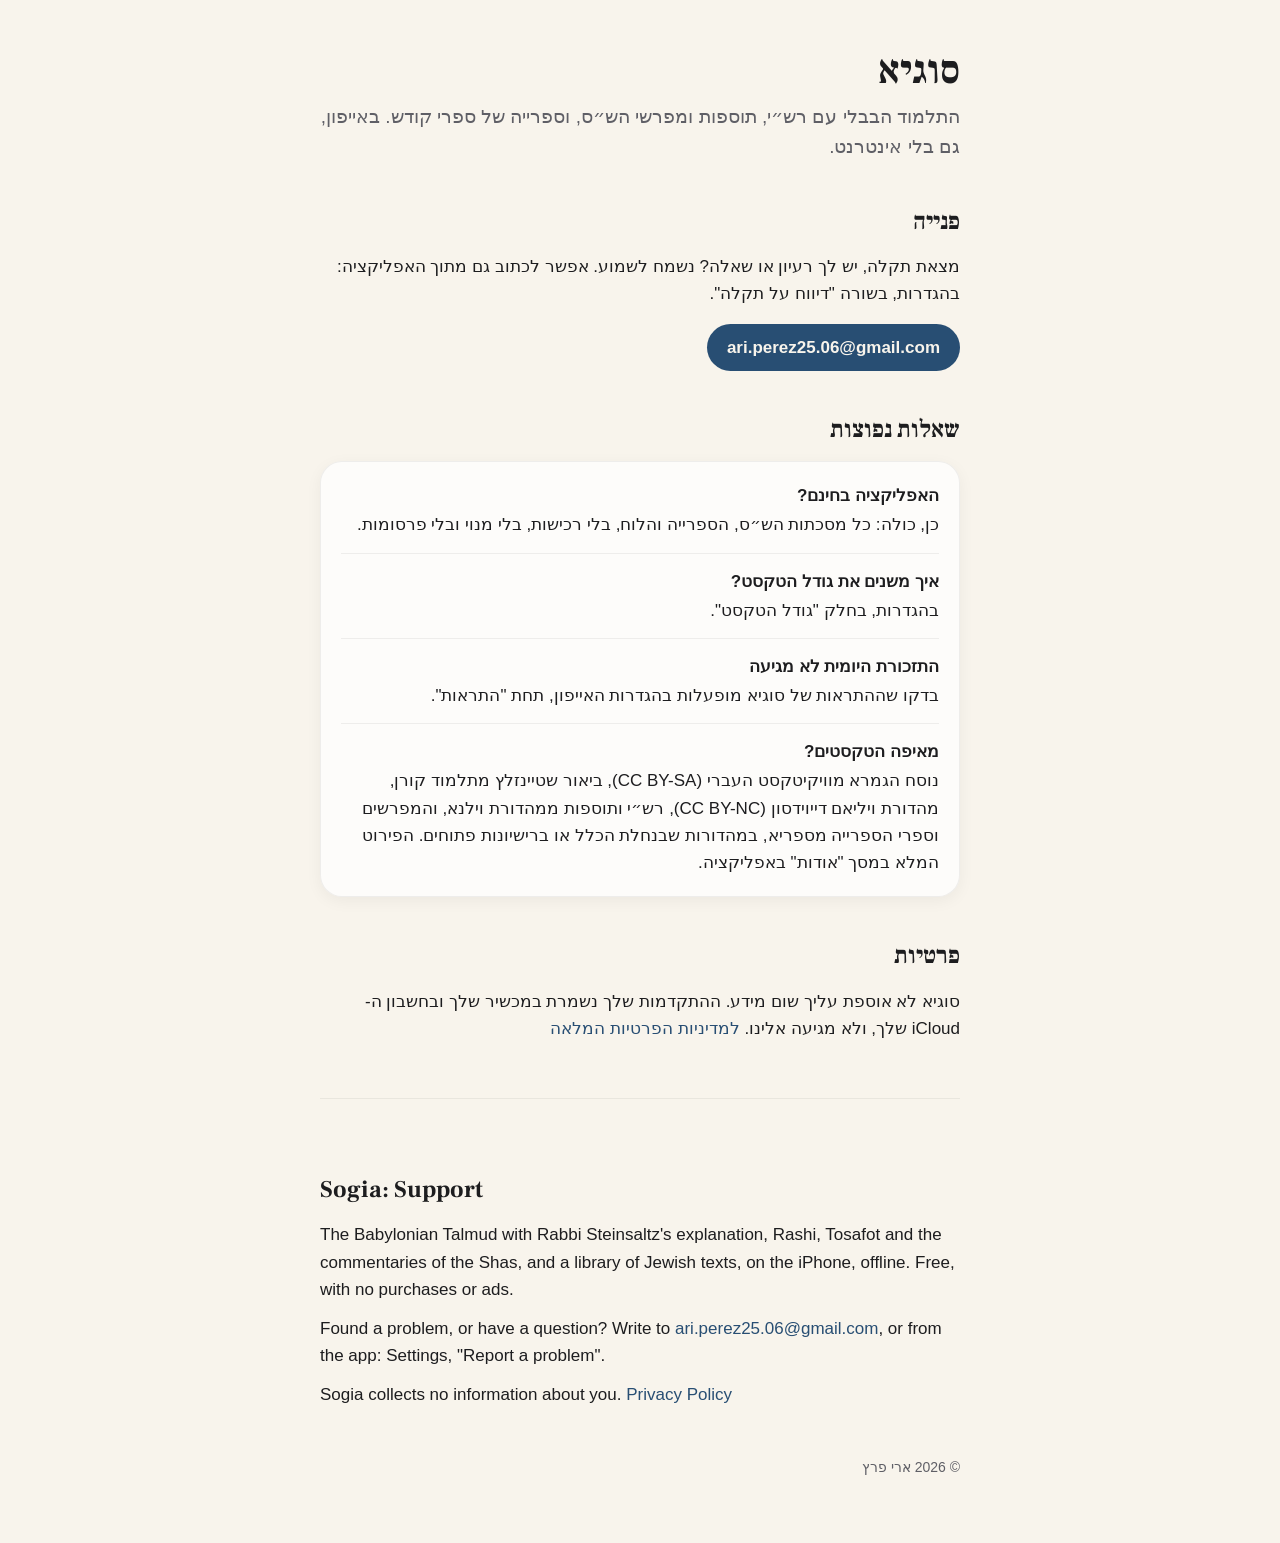
<file: index.html>
<!doctype html>
<html lang="he" dir="rtl">
<head>
  <meta charset="utf-8">
  <meta name="viewport" content="width=device-width, initial-scale=1">
  <title>סוגיא · תמיכה</title>
  <meta name="description" content="סוגיא: התלמוד הבבלי עם רש״י, תוספות ומפרשי הש״ס, וספריית ספרי קודש, באייפון. תמיכה ושאלות נפוצות.">
  <link rel="preconnect" href="https://fonts.googleapis.com">
  <link rel="preconnect" href="https://fonts.gstatic.com" crossorigin>
  <link rel="stylesheet" href="https://fonts.googleapis.com/css2?family=Frank+Ruhl+Libre:wght@700&display=swap">
  <link rel="stylesheet" href="style.css">
</head>
<body>
<main>
  <h1>סוגיא</h1>
  <p class="lead">התלמוד הבבלי עם רש״י, תוספות ומפרשי הש״ס, וספרייה של ספרי קודש. באייפון, גם בלי אינטרנט.</p>

  <h2>פנייה</h2>
  <p>מצאת תקלה, יש לך רעיון או שאלה? נשמח לשמוע. אפשר לכתוב גם מתוך האפליקציה: בהגדרות, בשורה "דיווח על תקלה".</p>
  <p><a class="mail" href="mailto:ari.perez25.06@gmail.com">ari.perez25.06@gmail.com</a></p>

  <h2>שאלות נפוצות</h2>
  <div class="card">
    <div><strong>האפליקציה בחינם?</strong>כן, כולה: כל מסכתות הש״ס, הספרייה והלוח, בלי רכישות, בלי מנוי ובלי פרסומות.</div>
    <div><strong>איך משנים את גודל הטקסט?</strong>בהגדרות, בחלק "גודל הטקסט".</div>
    <div><strong>התזכורת היומית לא מגיעה</strong>בדקו שההתראות של סוגיא מופעלות בהגדרות האייפון, תחת "התראות".</div>
    <div><strong>מאיפה הטקסטים?</strong>נוסח הגמרא מוויקיטקסט העברי (CC BY-SA), ביאור שטיינזלץ מתלמוד קורן, מהדורת ויליאם דייוידסון (CC BY-NC), רש״י ותוספות ממהדורת וילנא, והמפרשים וספרי הספרייה מספריא, במהדורות שבנחלת הכלל או ברישיונות פתוחים. הפירוט המלא במסך "אודות" באפליקציה.</div>
  </div>

  <h2>פרטיות</h2>
  <p>סוגיא לא אוספת עליך שום מידע. ההתקדמות שלך נשמרת במכשיר שלך ובחשבון ה-iCloud שלך, ולא מגיעה אלינו. <a href="privacy.html">למדיניות הפרטיות המלאה</a></p>

  <section class="english" dir="ltr" lang="en">
    <h2>Sogia: Support</h2>
    <p>The Babylonian Talmud with Rabbi Steinsaltz's explanation, Rashi, Tosafot and the commentaries of the Shas, and a library of Jewish texts, on the iPhone, offline. Free, with no purchases or ads.</p>
    <p>Found a problem, or have a question? Write to <a href="mailto:ari.perez25.06@gmail.com">ari.perez25.06@gmail.com</a>, or from the app: Settings, "Report a problem".</p>
    <p>Sogia collects no information about you. <a href="privacy.html">Privacy Policy</a></p>
  </section>

  <footer>© 2026 ארי פרץ</footer>
</main>
</body>
</html>
</file>
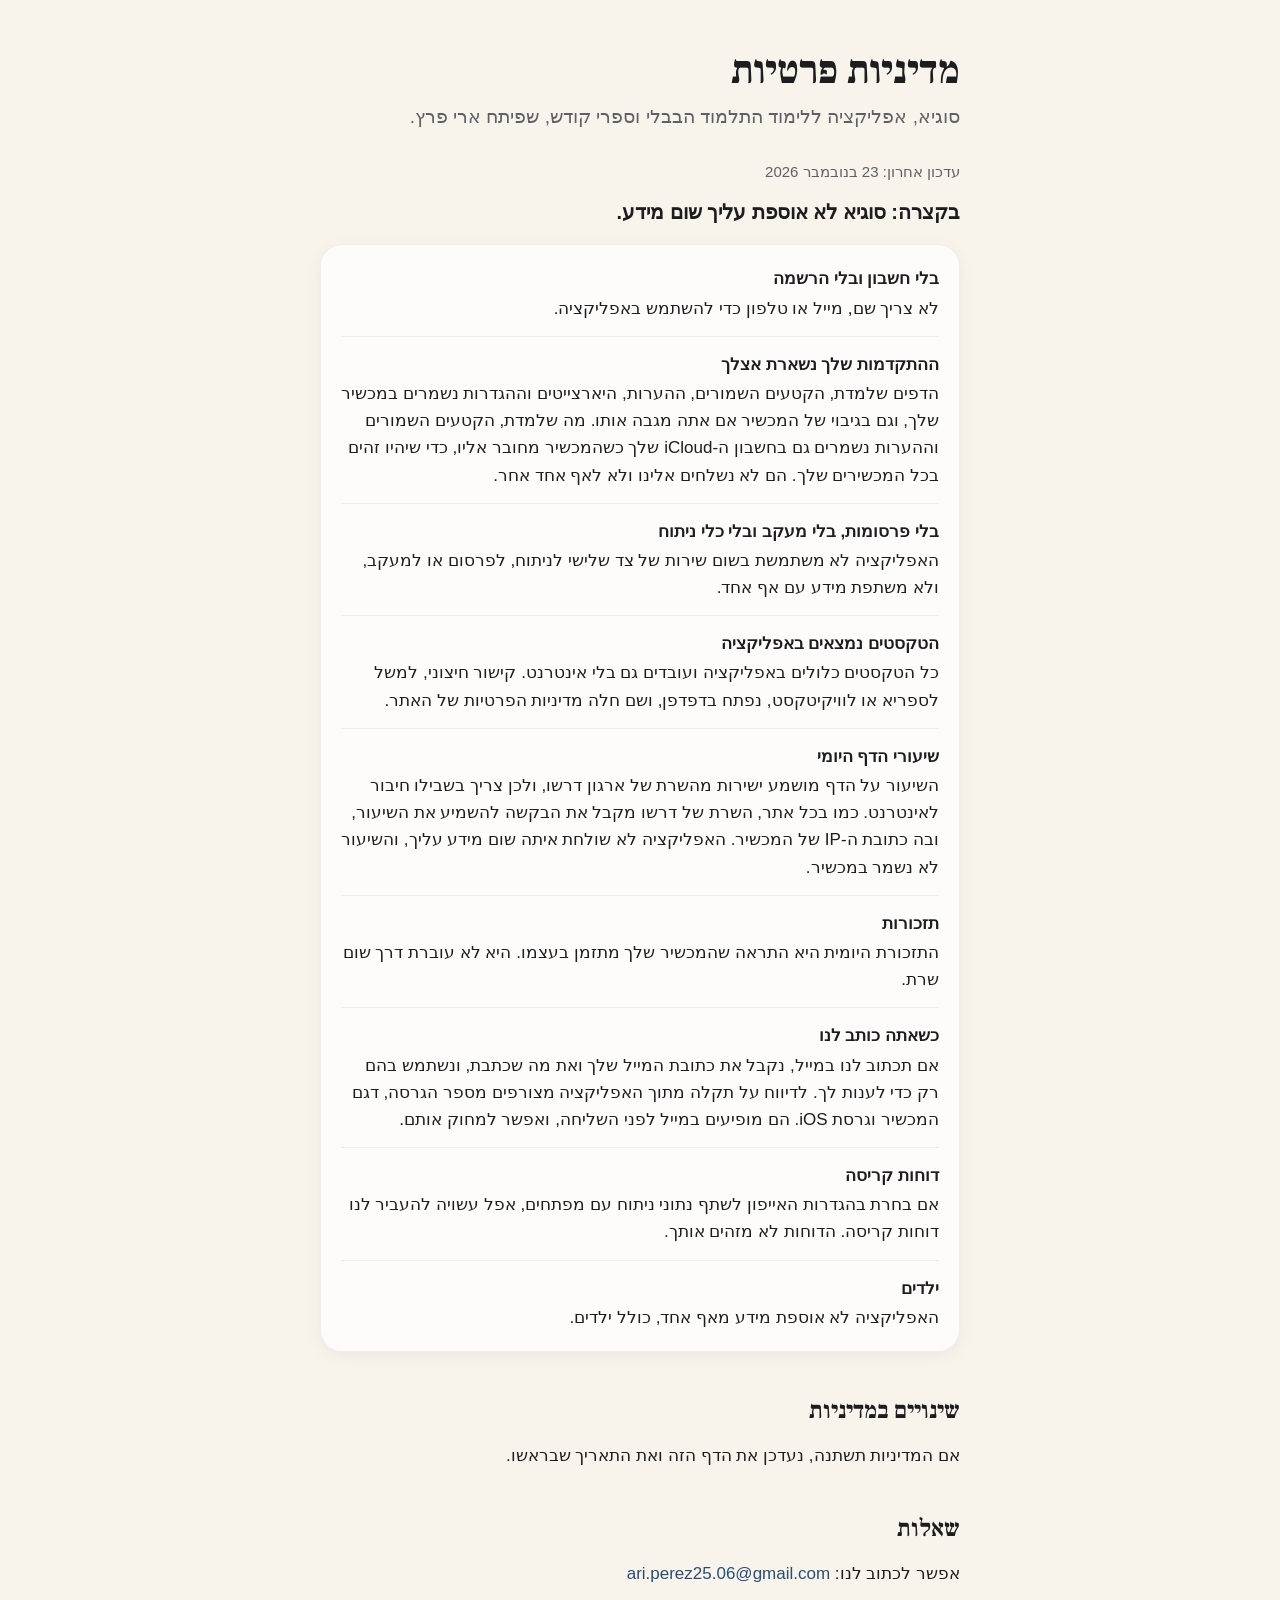
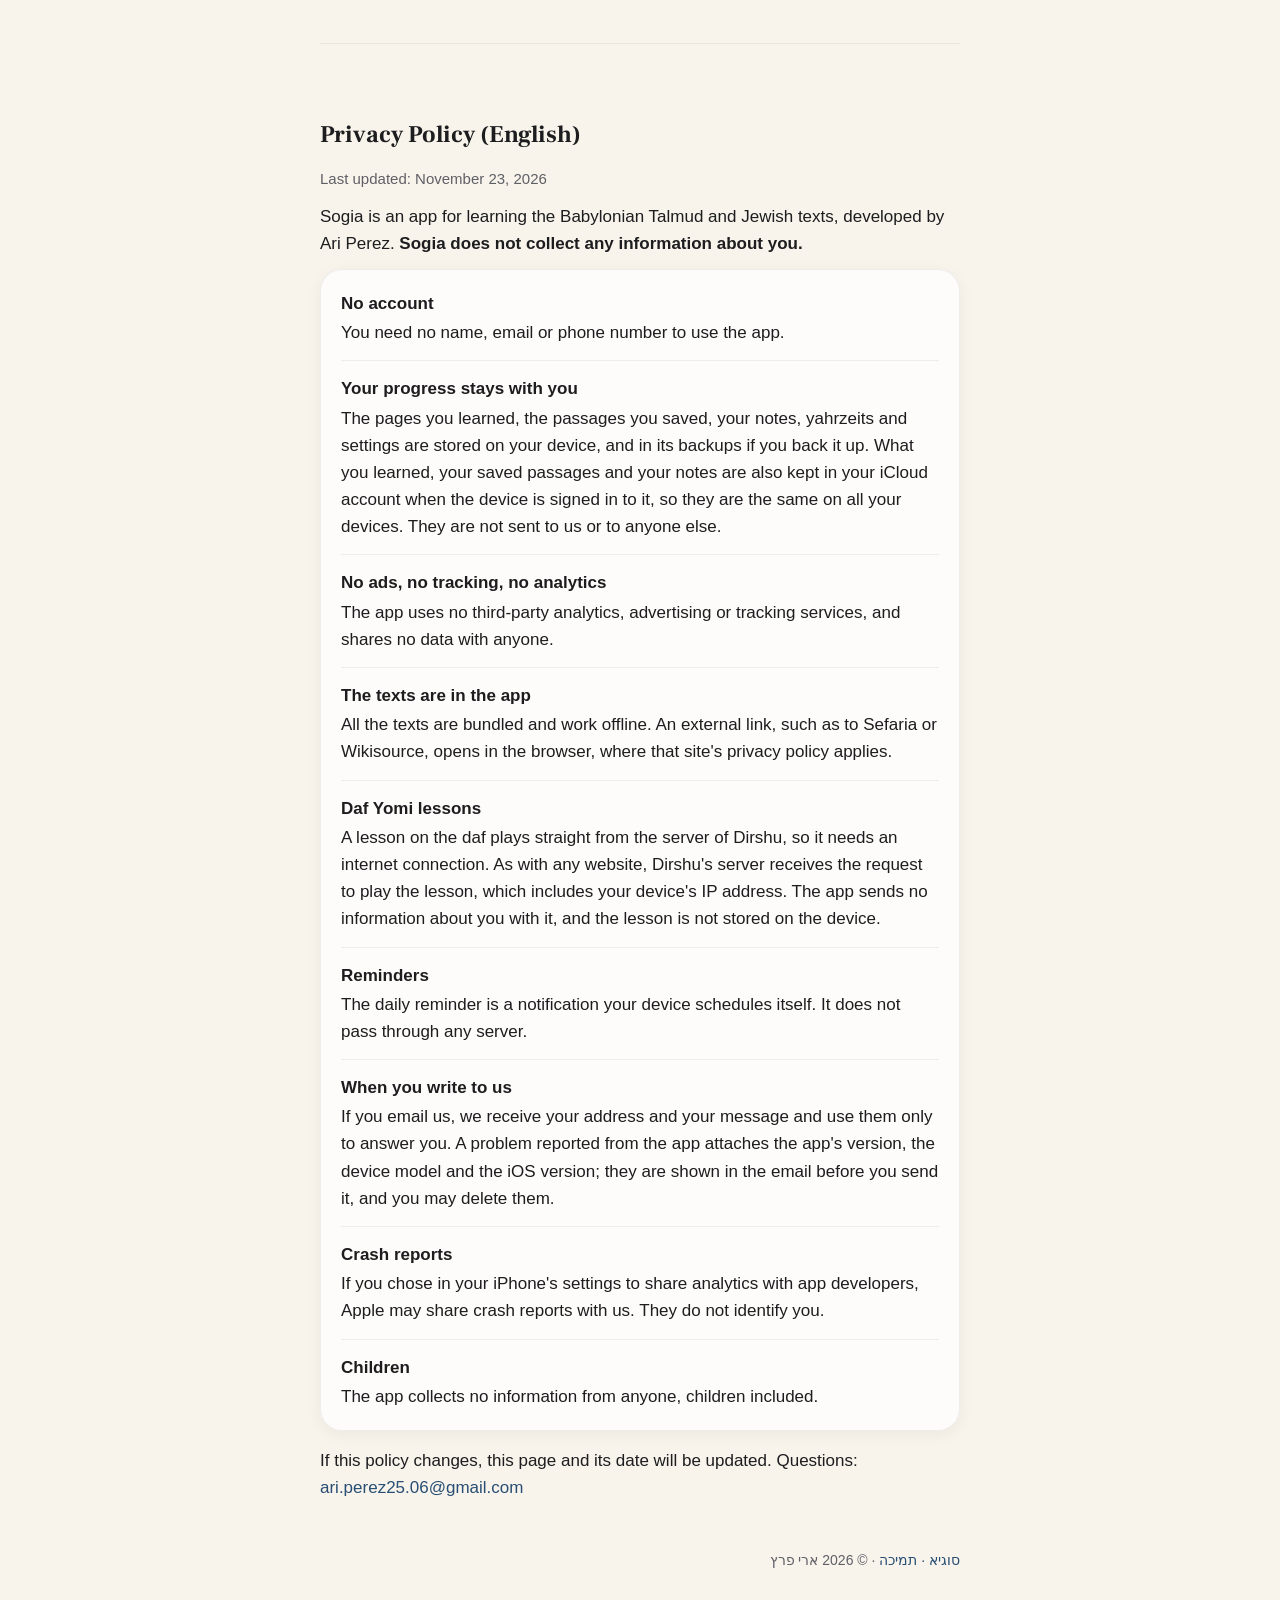
<file: privacy.html>
<!doctype html>
<html lang="he" dir="rtl">
<head>
  <meta charset="utf-8">
  <meta name="viewport" content="width=device-width, initial-scale=1">
  <title>סוגיא · מדיניות פרטיות</title>
  <meta name="description" content="מדיניות הפרטיות של סוגיא: האפליקציה לא אוספת שום מידע אישי.">
  <link rel="preconnect" href="https://fonts.googleapis.com">
  <link rel="preconnect" href="https://fonts.gstatic.com" crossorigin>
  <link rel="stylesheet" href="https://fonts.googleapis.com/css2?family=Frank+Ruhl+Libre:wght@700&display=swap">
  <link rel="stylesheet" href="style.css">
</head>
<body>
<main>
  <h1>מדיניות פרטיות</h1>
  <p class="lead">סוגיא, אפליקציה ללימוד התלמוד הבבלי וספרי קודש, שפיתח ארי פרץ.</p>
  <p class="updated">עדכון אחרון: 23 בנובמבר 2026</p>

  <p class="short">בקצרה: סוגיא לא אוספת עליך שום מידע.</p>

  <div class="card">
    <div><strong>בלי חשבון ובלי הרשמה</strong>לא צריך שם, מייל או טלפון כדי להשתמש באפליקציה.</div>
    <div><strong>ההתקדמות שלך נשארת אצלך</strong>הדפים שלמדת, הקטעים השמורים, ההערות, היארצייטים וההגדרות נשמרים במכשיר שלך, וגם בגיבוי של המכשיר אם אתה מגבה אותו. מה שלמדת, הקטעים השמורים וההערות נשמרים גם בחשבון ה-iCloud שלך כשהמכשיר מחובר אליו, כדי שיהיו זהים בכל המכשירים שלך. הם לא נשלחים אלינו ולא לאף אחד אחר.</div>
    <div><strong>בלי פרסומות, בלי מעקב ובלי כלי ניתוח</strong>האפליקציה לא משתמשת בשום שירות של צד שלישי לניתוח, לפרסום או למעקב, ולא משתפת מידע עם אף אחד.</div>
    <div><strong>הטקסטים נמצאים באפליקציה</strong>כל הטקסטים כלולים באפליקציה ועובדים גם בלי אינטרנט. קישור חיצוני, למשל לספריא או לוויקיטקסט, נפתח בדפדפן, ושם חלה מדיניות הפרטיות של האתר.</div>
    <div><strong>שיעורי הדף היומי</strong>השיעור על הדף מושמע ישירות מהשרת של ארגון דרשו, ולכן צריך בשבילו חיבור לאינטרנט. כמו בכל אתר, השרת של דרשו מקבל את הבקשה להשמיע את השיעור, ובה כתובת ה-IP של המכשיר. האפליקציה לא שולחת איתה שום מידע עליך, והשיעור לא נשמר במכשיר.</div>
    <div><strong>תזכורות</strong>התזכורת היומית היא התראה שהמכשיר שלך מתזמן בעצמו. היא לא עוברת דרך שום שרת.</div>
    <div><strong>כשאתה כותב לנו</strong>אם תכתוב לנו במייל, נקבל את כתובת המייל שלך ואת מה שכתבת, ונשתמש בהם רק כדי לענות לך. לדיווח על תקלה מתוך האפליקציה מצורפים מספר הגרסה, דגם המכשיר וגרסת iOS. הם מופיעים במייל לפני השליחה, ואפשר למחוק אותם.</div>
    <div><strong>דוחות קריסה</strong>אם בחרת בהגדרות האייפון לשתף נתוני ניתוח עם מפתחים, אפל עשויה להעביר לנו דוחות קריסה. הדוחות לא מזהים אותך.</div>
    <div><strong>ילדים</strong>האפליקציה לא אוספת מידע מאף אחד, כולל ילדים.</div>
  </div>

  <h2>שינויים במדיניות</h2>
  <p>אם המדיניות תשתנה, נעדכן את הדף הזה ואת התאריך שבראשו.</p>

  <h2>שאלות</h2>
  <p>אפשר לכתוב לנו: <a href="mailto:ari.perez25.06@gmail.com">ari.perez25.06@gmail.com</a></p>

  <section class="english" dir="ltr" lang="en">
    <h2>Privacy Policy (English)</h2>
    <p class="updated">Last updated: November 23, 2026</p>
    <p>Sogia is an app for learning the Babylonian Talmud and Jewish texts, developed by Ari Perez. <strong>Sogia does not collect any information about you.</strong></p>
    <div class="card">
      <div><strong>No account</strong>You need no name, email or phone number to use the app.</div>
      <div><strong>Your progress stays with you</strong>The pages you learned, the passages you saved, your notes, yahrzeits and settings are stored on your device, and in its backups if you back it up. What you learned, your saved passages and your notes are also kept in your iCloud account when the device is signed in to it, so they are the same on all your devices. They are not sent to us or to anyone else.</div>
      <div><strong>No ads, no tracking, no analytics</strong>The app uses no third-party analytics, advertising or tracking services, and shares no data with anyone.</div>
      <div><strong>The texts are in the app</strong>All the texts are bundled and work offline. An external link, such as to Sefaria or Wikisource, opens in the browser, where that site's privacy policy applies.</div>
      <div><strong>Daf Yomi lessons</strong>A lesson on the daf plays straight from the server of Dirshu, so it needs an internet connection. As with any website, Dirshu's server receives the request to play the lesson, which includes your device's IP address. The app sends no information about you with it, and the lesson is not stored on the device.</div>
      <div><strong>Reminders</strong>The daily reminder is a notification your device schedules itself. It does not pass through any server.</div>
      <div><strong>When you write to us</strong>If you email us, we receive your address and your message and use them only to answer you. A problem reported from the app attaches the app's version, the device model and the iOS version; they are shown in the email before you send it, and you may delete them.</div>
      <div><strong>Crash reports</strong>If you chose in your iPhone's settings to share analytics with app developers, Apple may share crash reports with us. They do not identify you.</div>
      <div><strong>Children</strong>The app collects no information from anyone, children included.</div>
    </div>
    <p style="margin-top: 16px">If this policy changes, this page and its date will be updated. Questions: <a href="mailto:ari.perez25.06@gmail.com">ari.perez25.06@gmail.com</a></p>
  </section>

  <footer><a href="./">סוגיא · תמיכה</a> · © 2026 ארי פרץ</footer>
</main>
</body>
</html>
</file>
<file: style.css>
/* The pages of Sogia: the app's paper, ink and book face. */
:root {
  --paper: #f8f4ec;
  --ink: #1d1d1f;
  --soft: #5f5f66;
  --accent: #284e73;
  --card: rgba(255, 255, 255, 0.72);
  --edge: rgba(0, 0, 0, 0.06);
  color-scheme: light dark;
}
@media (prefers-color-scheme: dark) {
  :root {
    --paper: #12161a;
    --ink: #f2f2f4;
    --soft: #a1a1aa;
    --accent: #94bce4;
    --card: rgba(255, 255, 255, 0.06);
    --edge: rgba(255, 255, 255, 0.1);
  }
}
* { box-sizing: border-box; }
body {
  margin: 0;
  background: var(--paper);
  color: var(--ink);
  font: 17px/1.6 -apple-system, BlinkMacSystemFont, "Segoe UI", "Arial Hebrew", Arial, sans-serif;
  -webkit-font-smoothing: antialiased;
}
main { max-width: 680px; margin: 0 auto; padding: 48px 20px 64px; }
h1, h2, .book { font-family: "Frank Ruhl Libre", "Times New Roman", serif; font-weight: 700; }
h1 { font-size: 40px; line-height: 1.15; margin: 0 0 8px; }
h2 { font-size: 24px; margin: 40px 0 12px; }
p { margin: 0 0 12px; }
.lead { color: var(--soft); font-size: 19px; margin-bottom: 28px; }
.updated { color: var(--soft); font-size: 15px; }
a { color: var(--accent); text-decoration: none; }
a:hover { text-decoration: underline; }
.card {
  background: var(--card);
  border: 1px solid var(--edge);
  border-radius: 22px;
  padding: 6px 20px;
  box-shadow: 0 4px 16px rgba(0, 0, 0, 0.05);
}
.card > div { padding: 14px 0; border-top: 1px solid var(--edge); }
.card > div:first-child { border-top: 0; }
.card strong { display: block; margin-bottom: 2px; }
.short { font-size: 20px; font-weight: 600; margin: 0 0 16px; }
.mail { display: inline-block; margin-top: 4px; padding: 10px 20px; border-radius: 999px; background: var(--accent); color: var(--paper); font-weight: 600; }
.mail:hover { text-decoration: none; opacity: 0.92; }
.english { margin-top: 56px; padding-top: 32px; border-top: 1px solid var(--edge); }
footer { margin-top: 48px; color: var(--soft); font-size: 14px; }
</file>
